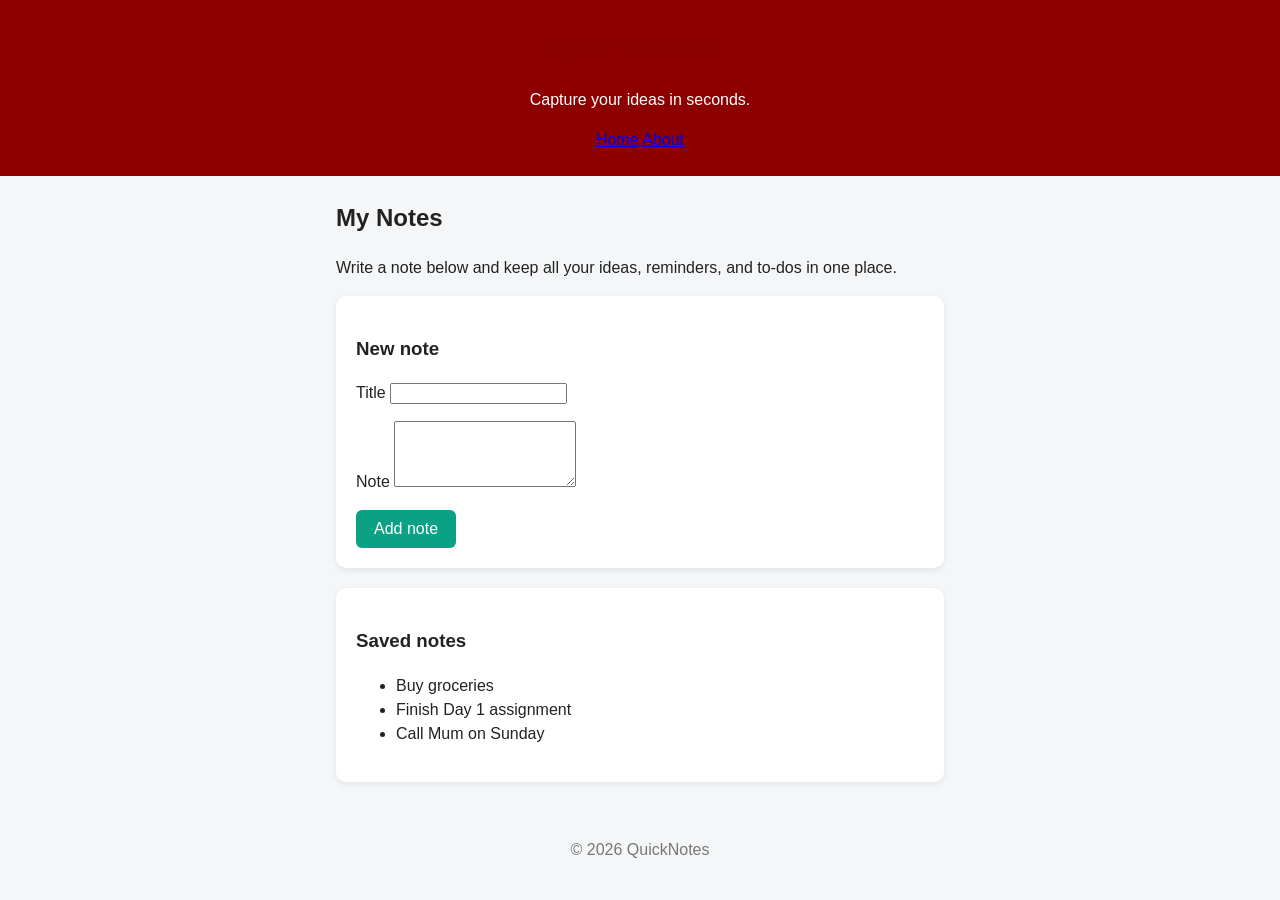
<file: day1/index.html>
<!DOCTYPE html>
<html lang="en">
<head>
  <meta charset="UTF-8">
  <meta name="viewport" content="width=device-width, initial-scale=1.0">
  <title>QuickNotes</title>
 <link rel="stylesheet" href="style.css" /> 
</head>
<body>
  <header>
    <h1>QuickNotes</h1>
    <p>Capture your ideas in seconds.</p>
    <nav>
      <a href="index.html">Home</a>
      <a href="about.html">About</a>
    </nav>
  </header>

  <main>
    <h2>My Notes</h2>
    <p>Write a note below and keep all your ideas, reminders, and to-dos in one place.</p>

    <section>
      <h3>New note</h3>
      <p>
        <label for="note-title">Title</label>
        <input type="text" id="note-title" name="note-title">
      </p>
      <p>
        <label for="note-body">Note</label>
        <textarea id="note-body" name="note-body" rows="4"></textarea>
      </p>
      <button type="button">Add note</button>
    </section>

    <section>
      <h3>Saved notes</h3>
      <ul>
        <li>Buy groceries</li>
        <li>Finish Day 1 assignment</li>
        <li>Call Mum on Sunday</li>
      </ul>
    </section>
  </main>

  <footer>
    <p>&copy; 2026 QuickNotes</p>
  </footer>
</body>
</html>
</file>
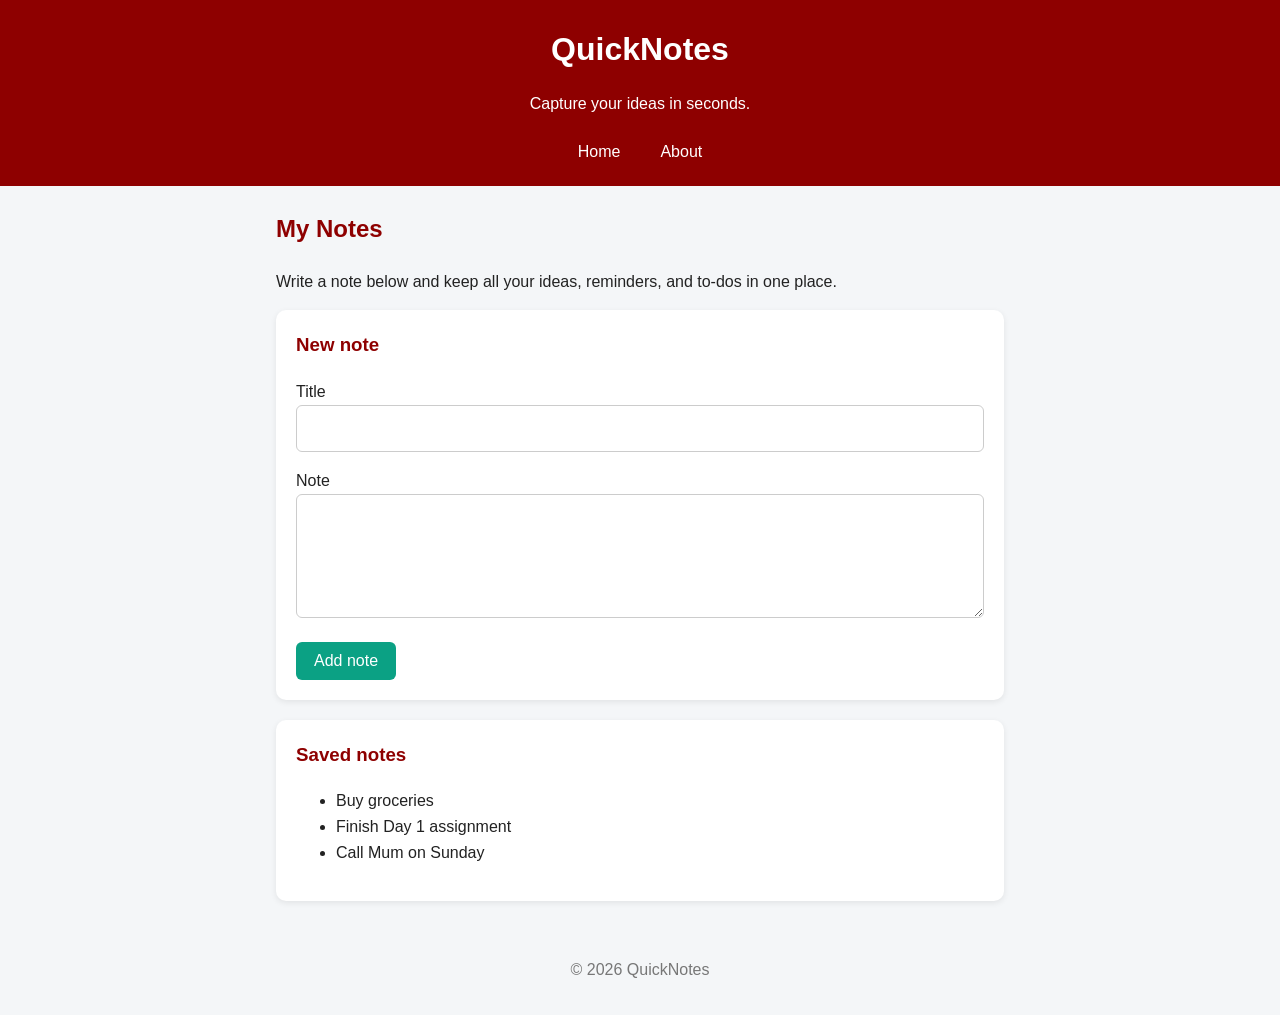
<file: day2/index.html>
<!DOCTYPE html>
<html lang="en">
<head>
  <meta charset="UTF-8">
  <meta name="viewport" content="width=device-width, initial-scale=1.0">
  <title>QuickNotes</title>
 <link rel="stylesheet" href="style.css" /> 
 <script src="script.js" defer></script>
</head>
<body>
  <header>
    <h1>QuickNotes</h1>
    <p>Capture your ideas in seconds.</p>
    <nav>
      <a href="index.html">Home</a>
      <a href="about.html">About</a>
    </nav>
  </header>

  <main>
    <h2>My Notes</h2>
    <p>Write a note below and keep all your ideas, reminders, and to-dos in one place.</p>

    <section>
      <h3>New note</h3>
      <p>
        <label for="note-title">Title</label>
        <input type="text" id="note-title" name="note-title">
      </p>
      <p>
        <label for="note-body">Note</label>
        <textarea id="note-body" name="note-body" rows="4"></textarea>
      </p>
      <button type="button">Add note</button>
    </section>

    <section>
      <h3>Saved notes</h3>
      <ul>
        <li>Buy groceries</li>
        <li>Finish Day 1 assignment</li>
        <li>Call Mum on Sunday</li>
      </ul>
    </section>
  </main>

  <footer>
    <p>&copy; 2026 QuickNotes</p>
  </footer>
</body>
</html>
</file>
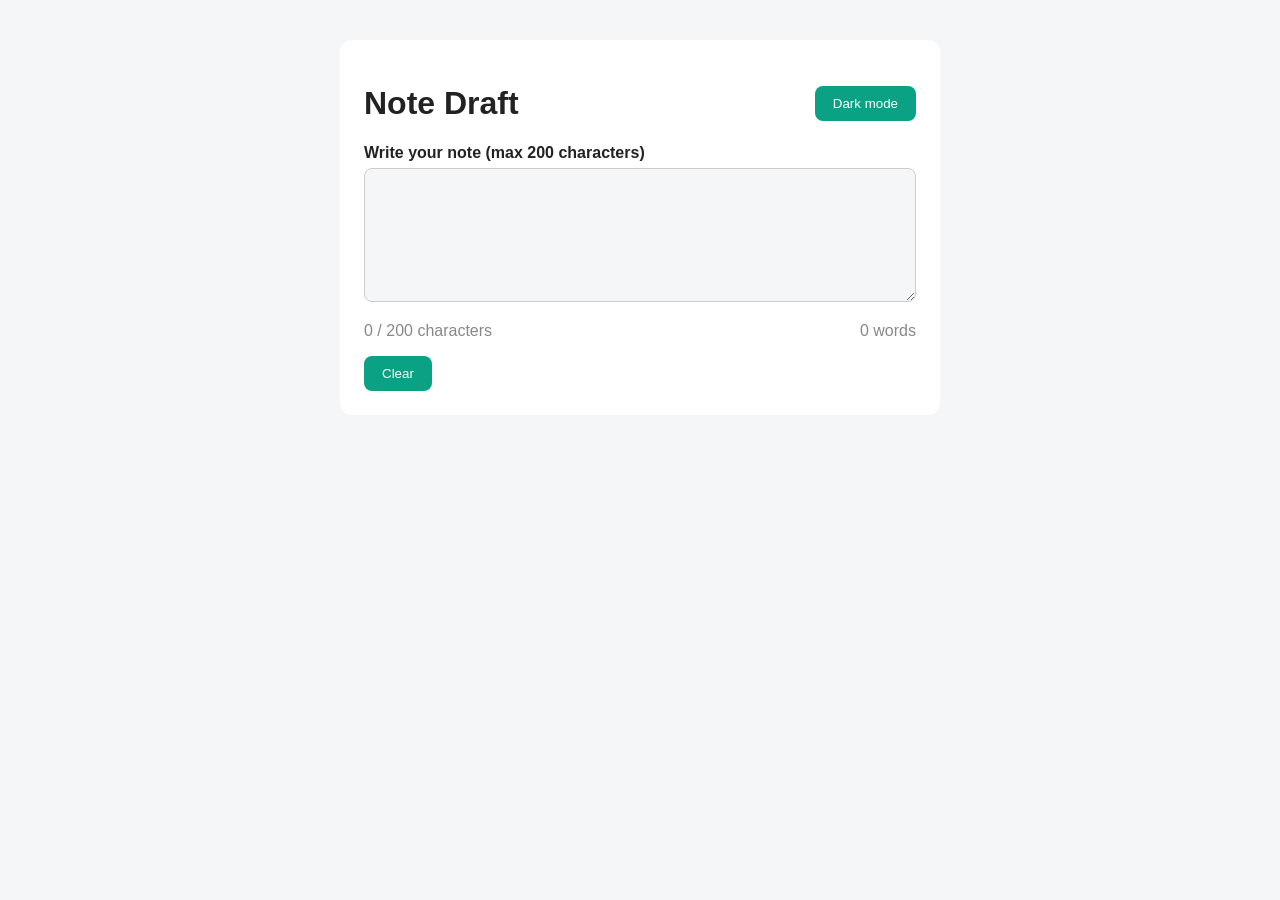
<file: day4/index.html>
<!DOCTYPE html>
<html lang="en">
  <head>
    <meta charset="UTF-8" />
    <meta name="viewport" content="width=device-width, initial-scale=1.0" />
    <title>Note Draft</title>
    <link rel="stylesheet" href="style.css" />
    <script src="script.js" defer></script>
  </head>
  <body>
    <main>
      <div class="top-bar">
        <h1>Note Draft</h1>
        <button type="button" id="theme-toggle">Dark mode</button>
      </div>

      <label for="note-text">Write your note (max 200 characters)</label>
      <textarea id="note-text" rows="6"></textarea>

      <div class="counters">
        <p id="char-count">0 / 200 characters</p>
        <p id="word-count">0 words</p>
      </div>

      <button type="button" id="clear-btn">Clear</button>
    </main>
  </body>
</html>
</file>
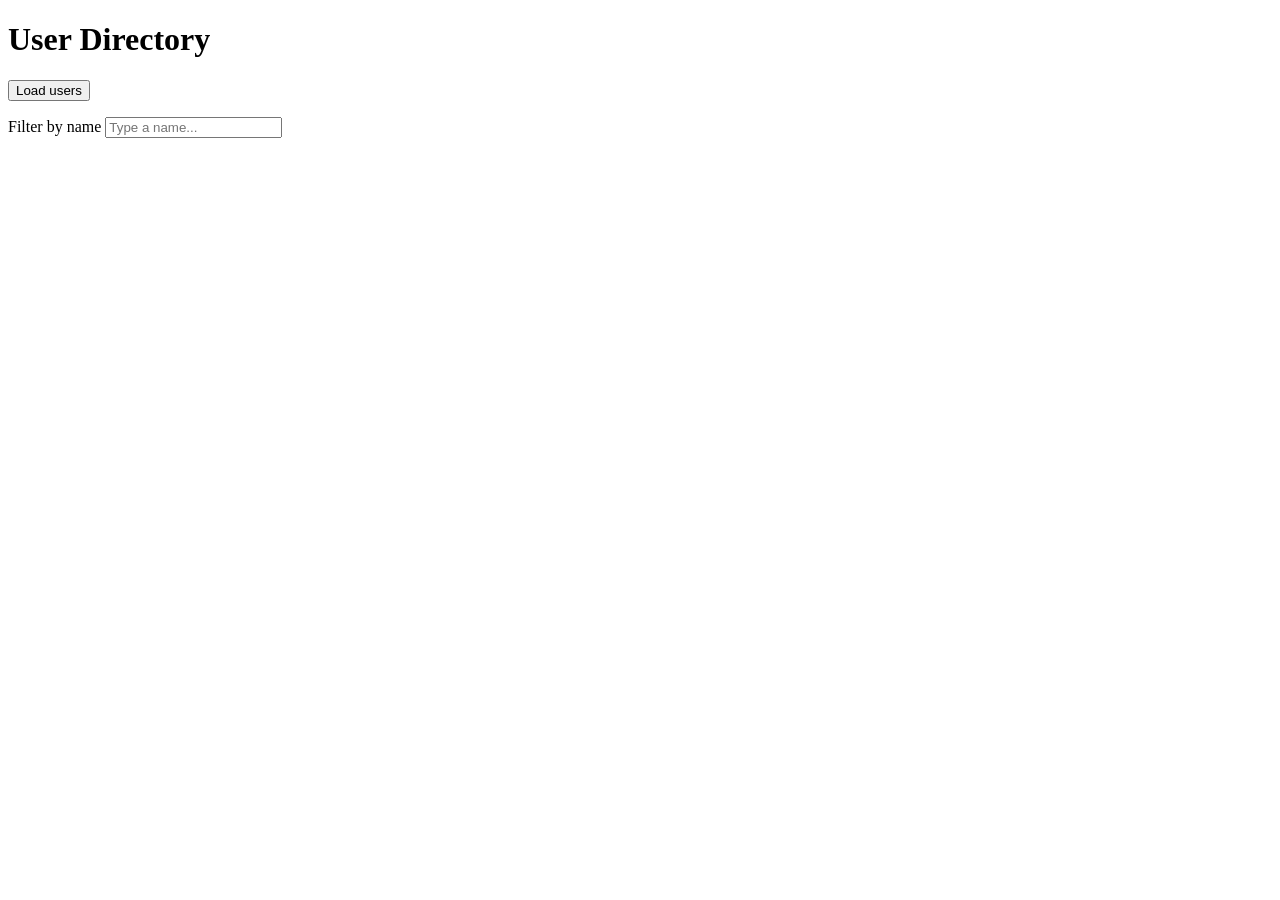
<file: day5/index.html>
<!DOCTYPE html>
<html lang="en">
<head>
  <meta charset="UTF-8">
  <meta name="viewport" content="width=device-width, initial-scale=1.0">
  <title>User Directory</title>
  <script src="users.js" defer></script>
</head>
<body>
  <h1>User Directory</h1>

  <button id="load-users" type="button">Load users</button>

  <p>
    <label for="filter-input">Filter by name</label>
    <input type="text" id="filter-input" placeholder="Type a name...">
  </p>

  <p id="status"></p>
  <ul id="users-list"></ul>
</body>
</html>
</file>
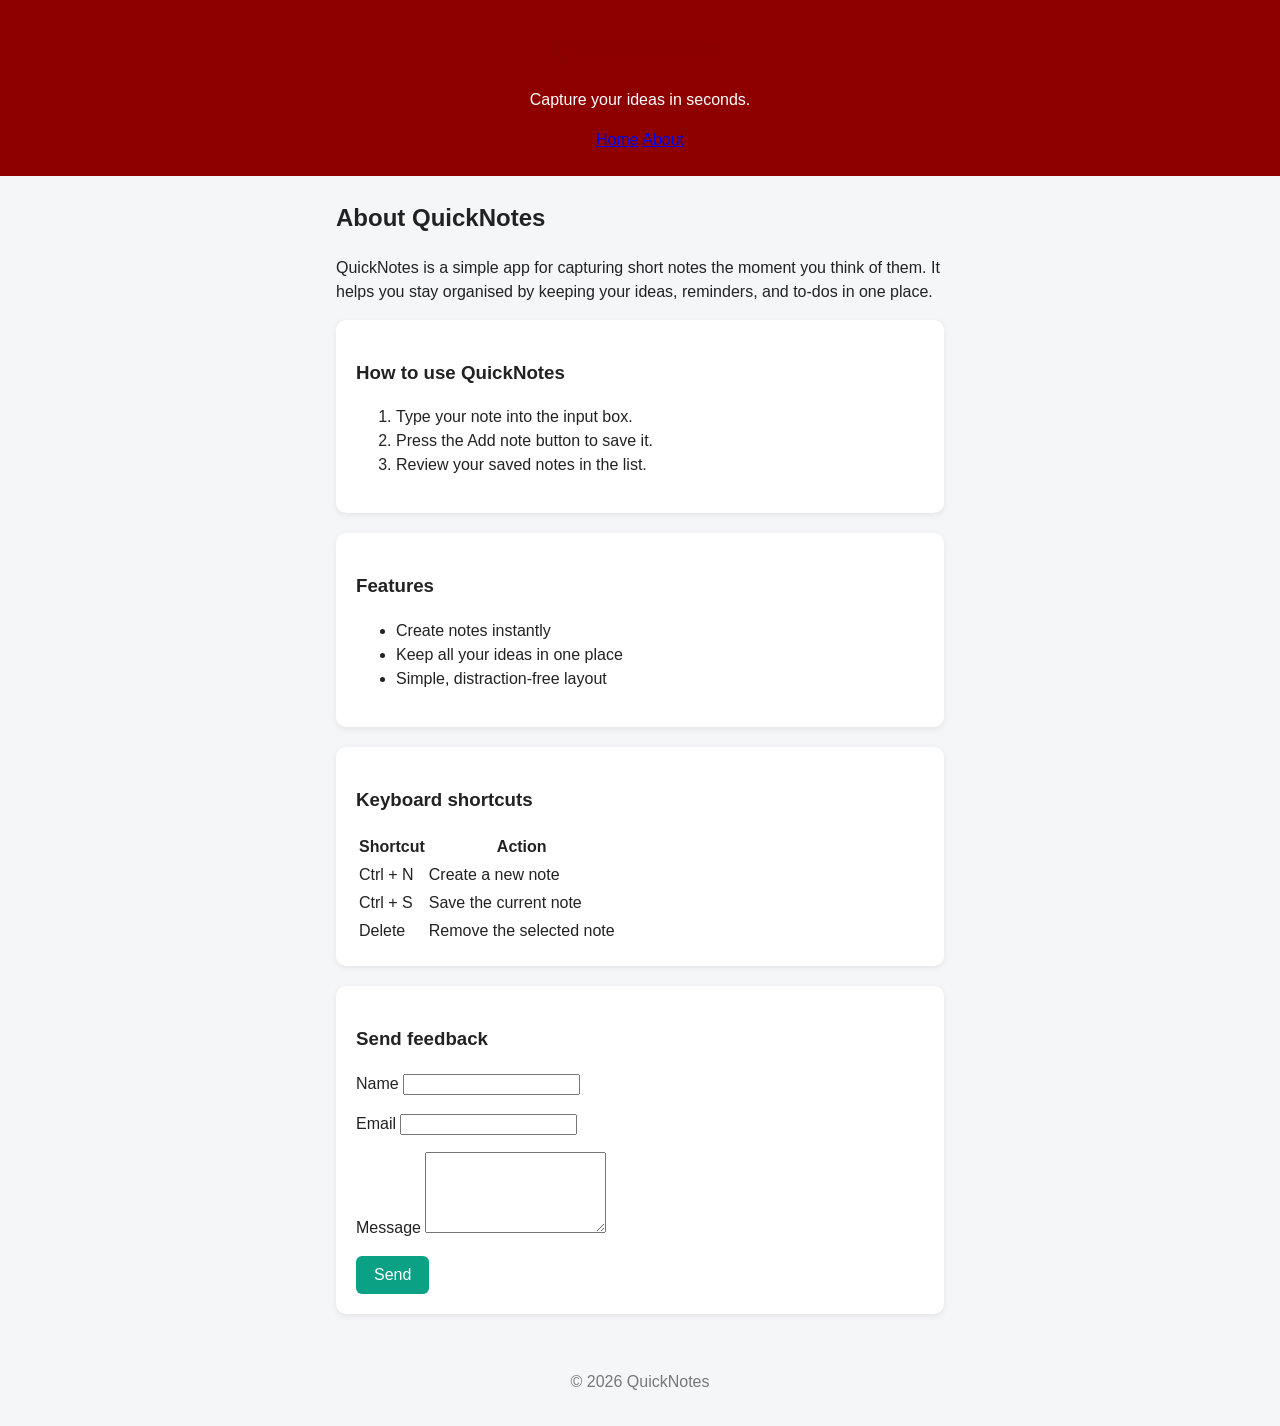
<file: day1/about.html>
<!DOCTYPE html>
<html lang="en">

<head>
    <meta charset="UTF-8">
    <meta name="viewport" content="width=device-width, initial-scale=1.0">
    <title>About QuickNotes</title>
    <link rel="stylesheet" href="style.css">
</head>

<body>
    <header>
        <h1>QuickNotes</h1>
        <p>Capture your ideas in seconds.</p>
        <nav>
            <a href="index.html">Home</a>
            <a href="about.html">About</a>
        </nav>
    </header>

    <main>
        <h2>About QuickNotes</h2>
        <p>
            QuickNotes is a simple app for capturing short notes the moment you think of them.
            It helps you stay organised by keeping your ideas, reminders, and to-dos in one place.
        </p>

        <section>
            <h3>How to use QuickNotes</h3>
            <ol>
                <li>Type your note into the input box.</li>
                <li>Press the Add note button to save it.</li>
                <li>Review your saved notes in the list.</li>
            </ol>
        </section>

        <section>
            <h3>Features</h3>
            <ul>
                <li>Create notes instantly</li>
                <li>Keep all your ideas in one place</li>
                <li>Simple, distraction-free layout</li>
            </ul>
        </section>

        <section>
            <h3>Keyboard shortcuts</h3>
            <table>
                <thead>
                    <tr>
                        <th>Shortcut</th>
                        <th>Action</th>
                    </tr>
                </thead>
                <tbody>
                    <tr>
                        <td>Ctrl + N</td>
                        <td>Create a new note</td>
                    </tr>
                    <tr>
                        <td>Ctrl + S</td>
                        <td>Save the current note</td>
                    </tr>
                    <tr>
                        <td>Delete</td>
                        <td>Remove the selected note</td>
                    </tr>
                </tbody>
            </table>
        </section>

        <section>
            <h3>Send feedback</h3>
            <form>
                <p>
                    <label for="name">Name</label>
                    <input type="text" id="name" name="name" required>
                </p>
                <p>
                    <label for="email">Email</label>
                    <input type="email" id="email" name="email" required>
                </p>
                <p>
                    <label for="message">Message</label>
                    <textarea id="message" name="message" rows="5" required></textarea>
                </p>
                <button type="submit">Send</button>
            </form>
        </section>
    </main>

    <footer>
        <p>&copy; 2026 QuickNotes</p>
    </footer>
</body>

</html>
</file>
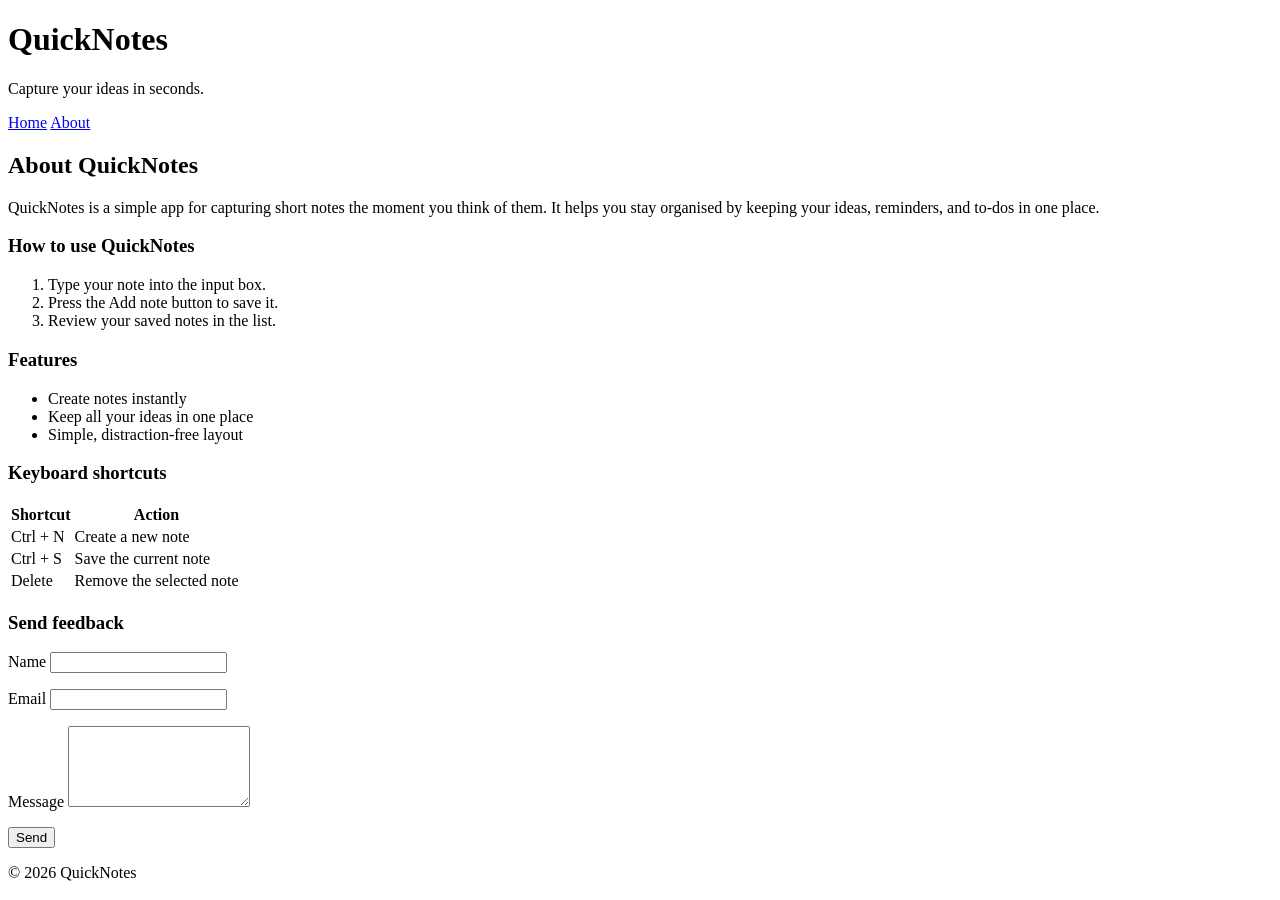
<file: day2/about.html>
<!DOCTYPE html>
<html lang="en">

<head>
    <meta charset="UTF-8">
    <meta name="viewport" content="width=device-width, initial-scale=1.0">
    <title>About QuickNotes</title>
</head>

<body>
    <header>
        <h1>QuickNotes</h1>
        <p>Capture your ideas in seconds.</p>
        <nav>
            <a href="index.html">Home</a>
            <a href="about.html">About</a>
        </nav>
    </header>

    <main>
        <h2>About QuickNotes</h2>
        <p>
            QuickNotes is a simple app for capturing short notes the moment you think of them.
            It helps you stay organised by keeping your ideas, reminders, and to-dos in one place.
        </p>

        <section>
            <h3>How to use QuickNotes</h3>
            <ol>
                <li>Type your note into the input box.</li>
                <li>Press the Add note button to save it.</li>
                <li>Review your saved notes in the list.</li>
            </ol>
        </section>

        <section>
            <h3>Features</h3>
            <ul class="features">
                <li>Create notes instantly</li>
                <li>Keep all your ideas in one place</li>
                <li>Simple, distraction-free layout</li>
            </ul>
        </section>

        <section>
            <h3>Keyboard shortcuts</h3>
            <table>
                <thead>
                    <tr>
                        <th>Shortcut</th>
                        <th>Action</th>
                    </tr>
                </thead>
                <tbody>
                    <tr>
                        <td>Ctrl + N</td>
                        <td>Create a new note</td>
                    </tr>
                    <tr>
                        <td>Ctrl + S</td>
                        <td>Save the current note</td>
                    </tr>
                    <tr>
                        <td>Delete</td>
                        <td>Remove the selected note</td>
                    </tr>
                </tbody>
            </table>
        </section>

        <section>
            <h3>Send feedback</h3>
            <form>
                <p>
                    <label for="name">Name</label>
                    <input type="text" id="name" name="name" required>
                </p>
                <p>
                    <label for="email">Email</label>
                    <input type="email" id="email" name="email" required>
                </p>
                <p>
                    <label for="message">Message</label>
                    <textarea id="message" name="message" rows="5" required></textarea>
                </p>
                <button type="submit">Send</button>
            </form>
        </section>
    </main>

    <footer>
        <p>&copy; 2026 QuickNotes</p>
    </footer>
</body>

</html>
</file>
<file: day1/style.css>
h1 {
  color: darkred;
  font-size: 32px;
}
/*
  h1          selector  → WHICH elements to style
  { }         declaration block
  color       property  → WHAT to change
  darkred     value     → HOW to change it
  ;           ends each declaration (don't forget it!)
*/
/* 1. Reset: predictable sizing and no default body margin */
*,
*::before,
*::after {
  box-sizing: border-box;
}
 
body {
  margin: 0;
  font-family: "Segoe UI", Arial, sans-serif;
  background-color: #f4f6f8;
  color: #222;
  line-height: 1.5;
}
 
/* 2. Header */
header {
  background-color: #8e0000;
  color: white;
  text-align: center;
  padding: 24px 16px;
}
 
header h1 {
  margin: 0;
}
 
/* 3. Centre the main content and limit its width */
main {
  max-width: 640px;
  margin: 24px auto;   /* auto left/right margins centre a block */
  padding: 0 16px;
}
 
section {
  background: white;
  padding: 20px;
  border-radius: 10px;
  margin-bottom: 20px;
  box-shadow: 0 2px 6px rgba(0, 0, 0, 0.08);
}
 
/* 4. Form layout with Flexbox */
#note-form {
  display: flex;
  gap: 8px;
  flex-wrap: wrap;
}
 
#note-form label {
  width: 100%;          /* label on its own line */
  font-weight: bold;
}
 
#note-input {
  flex: 1;
  padding: 10px;
  border: 1px solid #ccc;
  border-radius: 6px;
  font-size: 1rem;
}
 
button {
  background-color: #0ba184;
  color: white;
  border: none;
  padding: 10px 18px;
  border-radius: 6px;
  font-size: 1rem;
  cursor: pointer;
}
 
button:hover {
  background-color: #088a70;
}
 
/* 5. Notes list */
#notes-list {
  list-style: none;     /* remove bullet points */
  padding: 0;
}
 
.note {
  background-color: #fffbe6;
  border-left: 4px solid #0ba184;
  padding: 12px 16px;
  margin-bottom: 10px;
  border-radius: 6px;
}
 
/* 6. Footer */
footer {
  text-align: center;
  color: #777;
  padding: 16px;
}
 
/* 7. Phones */
@media (max-width: 600px) {
  #note-form {
    flex-direction: column;
  }
}
</file>
<file: day2/style.css>
/* 1. Reset and base styles */
*,
*::before,
*::after {
  box-sizing: border-box;
}

body {
  margin: 0;
  font-family: "Segoe UI", Arial, sans-serif;
  background-color: #f4f6f8;
  color: #222;
  line-height: 1.6;
}

/* 2. Header */
header {
  background-color: #8e0000;
  color: white;
  text-align: center;
  padding: 24px 16px 16px;
}

header h1 {
  margin: 0;
}

/* 3. Navigation with Flexbox */
nav {
  display: flex;
  justify-content: center;
  gap: 16px;
  margin-top: 12px;
}

nav a {
  color: white;
  text-decoration: none;
  padding: 6px 12px;
  border-radius: 6px;
  transition: background-color 0.2s ease;
}

nav a:hover {
  background-color: rgba(255, 255, 255, 0.2);
}

/* 4. Main content and section cards */
main {
  max-width: 760px;
  margin: 24px auto;
  padding: 0 16px;
}

section {
  background: white;
  padding: 20px;
  border-radius: 10px;
  margin-bottom: 20px;
  box-shadow: 0 2px 6px rgba(0, 0, 0, 0.08);
}

h2,
h3 {
  color: #8e0000;
  margin-top: 0;
}

/* 5. Features as a responsive grid of cards */
.features {
  list-style: none;
  padding: 0;
  display: grid;
  grid-template-columns: repeat(auto-fit, minmax(180px, 1fr));
  gap: 12px;
}

.features li {
  background-color: #e6f6f1;
  border-left: 4px solid #0ba184;
  padding: 12px;
  border-radius: 6px;
}

/* 6. Shortcuts table */
table {
  width: 100%;
  border-collapse: collapse; /* merge double borders into one */
}

th,
td {
  border: 1px solid #ddd;
  padding: 8px 12px;
  text-align: left;
}

th {
  background-color: #f0f0f0;
}

/* 7. Forms */
form {
  display: flex;
  flex-direction: column;
  gap: 6px;
}

input,
textarea {
  width: 100%;
  padding: 10px;
  border: 1px solid #ccc;
  border-radius: 6px;
  font: inherit; /* use the page font instead of the browser default */
}

input:focus,
textarea:focus {
  outline: 2px solid #0ba184;
  border-color: #0ba184;
}

button {
  align-self: flex-start;
  background-color: #0ba184;
  color: white;
  border: none;
  padding: 10px 18px;
  border-radius: 6px;
  font-size: 1rem;
  cursor: pointer;
  transition: background-color 0.2s ease, transform 0.2s ease;
}

button:hover {
  background-color: #088a70;
  transform: translateY(-2px);
}

/* 8. Footer */
footer {
  text-align: center;
  color: #777;
  padding: 16px;
}

/* 9. Small screens */
@media (max-width: 600px) {
  header {
    padding: 16px 12px 12px;
  }

  header h1 {
    font-size: 1.6rem;
  }

  section {
    padding: 16px;
  }
}
</file>
<file: day4/style.css>
:root {
  --bg: #f4f6f8;
  --card: #ffffff;
  --text: #222222;
  --border: #cccccc;
  --accent: #0ba184;
}

body.dark {
  --bg: #121212;
  --card: #1e1e1e;
  --text: #eeeeee;
  --border: #444444;
  --accent: #34d3b1;
}

*,
*::before,
*::after {
  box-sizing: border-box;
}

body {
  margin: 0;
  font-family: "Segoe UI", Arial, sans-serif;
  background: var(--bg);
  color: var(--text);
  transition: background 0.3s ease, color 0.3s ease;
}

main {
  max-width: 600px;
  margin: 40px auto;
  padding: 24px;
  background: var(--card);
  border-radius: 12px;
}

.top-bar {
  display: flex;
  justify-content: space-between;
  align-items: center;
}

label {
  display: block;
  font-weight: bold;
  margin-bottom: 6px;
}

textarea {
  width: 100%;
  padding: 12px;
  border: 1px solid var(--border);
  border-radius: 8px;
  background: var(--bg);
  color: var(--text);
  font: inherit;
}

.counters {
  display: flex;
  justify-content: space-between;
  color: #888;
}

.warning {
  color: #d97706;
}

.over {
  color: #b91c1c;
  font-weight: bold;
}

button {
  background: var(--accent);
  color: white;
  border: none;
  padding: 10px 18px;
  border-radius: 8px;
  cursor: pointer;
}
</file>
